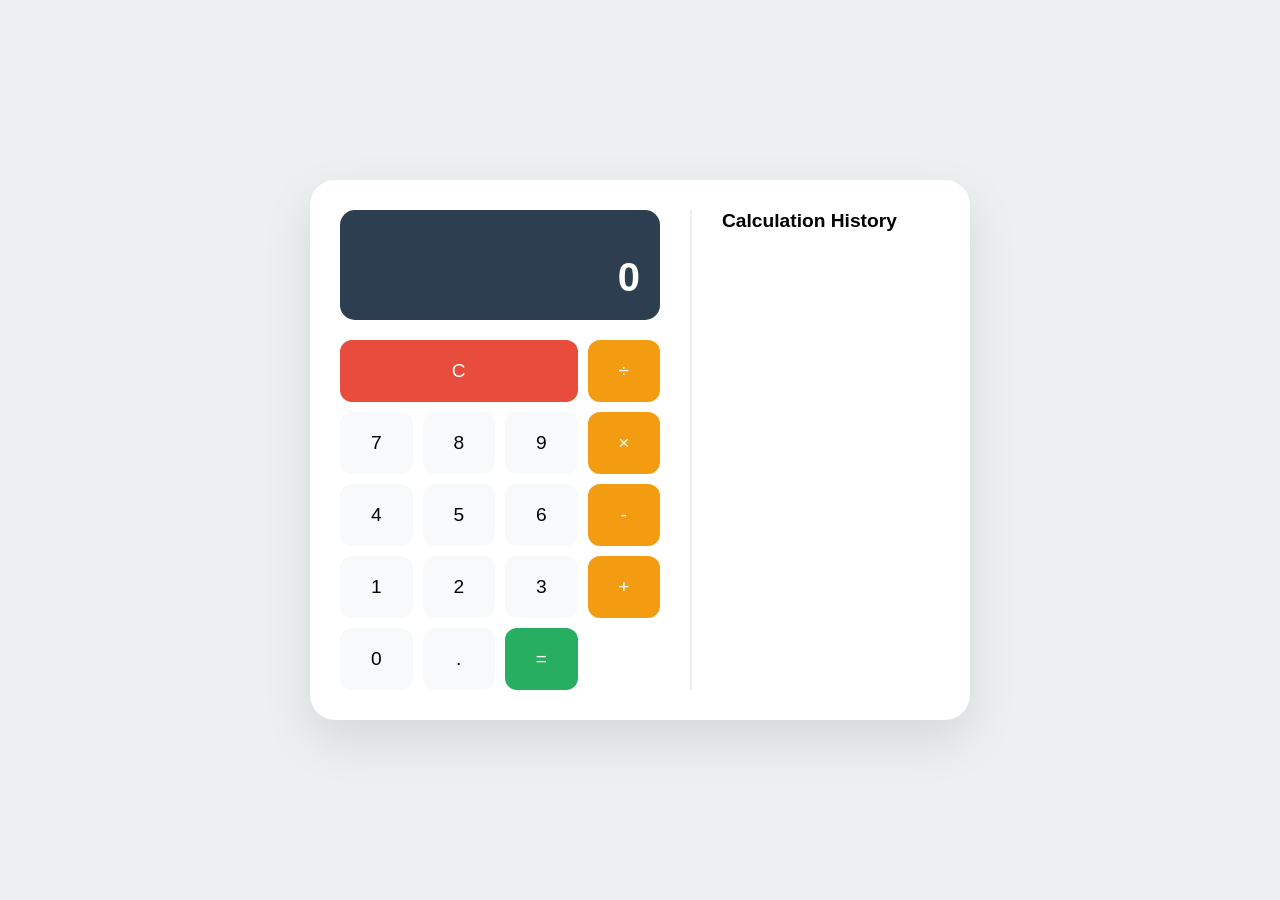
<file: d3/index.html>
<!doctype html>
<html lang="en">
  <head>
    <meta charset="UTF-8" />
    <meta name="viewport" content="width=device-width, initial-scale=1.0" />
    <title>Advanced JS Calculator</title>
    <link rel="stylesheet" href="style.css" />
  </head>
  <body>
    <div class="app-container">
      <main class="calculator">
        <div class="display-container">
          <div class="operation-screen" id="operation-screen"></div>
          <div class="main-screen" id="main-screen">0</div>
        </div>
        <section class="buttons">
          <button class="btn clear">C</button>
          <button class="btn operator">÷</button>
          <button class="btn">7</button><button class="btn">8</button
          ><button class="btn">9</button>
          <button class="btn operator">×</button>
          <button class="btn">4</button><button class="btn">5</button
          ><button class="btn">6</button>
          <button class="btn operator">-</button>
          <button class="btn">1</button><button class="btn">2</button
          ><button class="btn">3</button>
          <button class="btn operator">+</button>
          <button class="btn zero">0</button>
          <button class="btn">.</button>
          <button class="btn equals">=</button>
        </section>
      </main>

      <aside class="history-panel">
        <h2>Calculation History</h2>
        <ul id="history-list"></ul>
      </aside>
    </div>
    <script type="module" src="ui.js"></script>
  </body>
</html>
</file>
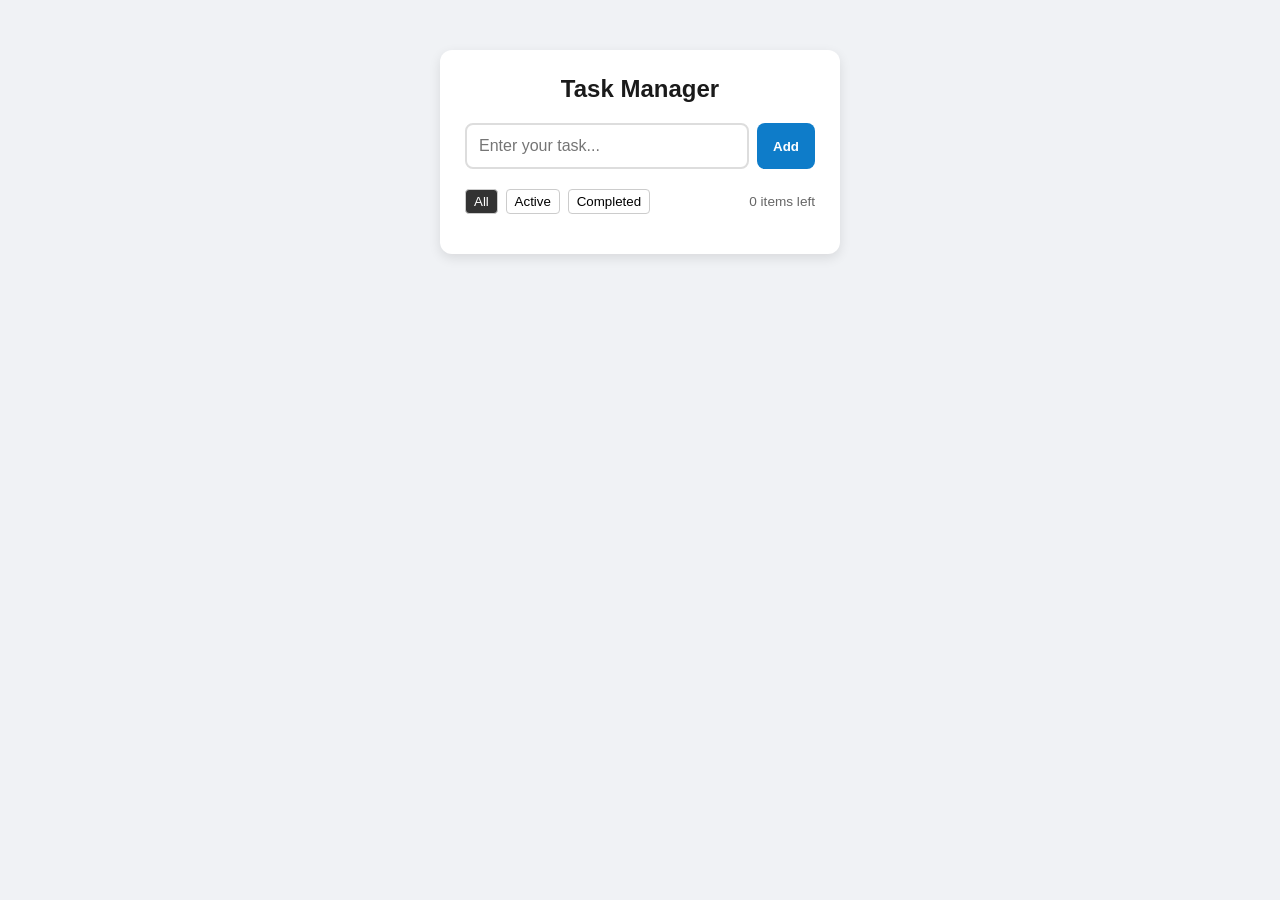
<file: d4/index.html>
<!doctype html>
<html lang="en">
  <head>
    <meta charset="UTF-8" />
    <meta name="viewport" content="width=device-width, initial-scale=1.0" />
    <title>Task List - DOM Mastery</title>
    <link rel="stylesheet" href="style.css" />
  </head>
  <body>
    <main class="todo-card">
      <header>
        <h1>Task Manager</h1>
      </header>

      <section class="input-container">
        <input
          type="text"
          id="task-input"
          placeholder="Enter your task..."
          autocomplete="off"
        />
        <button id="add-btn">Add</button>
      </section>

      <section class="filter-container">
        <div id="filter-group">
          <button class="filter-btn active" data-filter="all">All</button>
          <button class="filter-btn" data-filter="active">Active</button>
          <button class="filter-btn" data-filter="completed">Completed</button>
        </div>
        <span id="items-left">0 items left</span>
      </section>

      <ul id="task-list"></ul>
    </main>

    <script src="app.js"></script>
  </body>
</html>
</file>
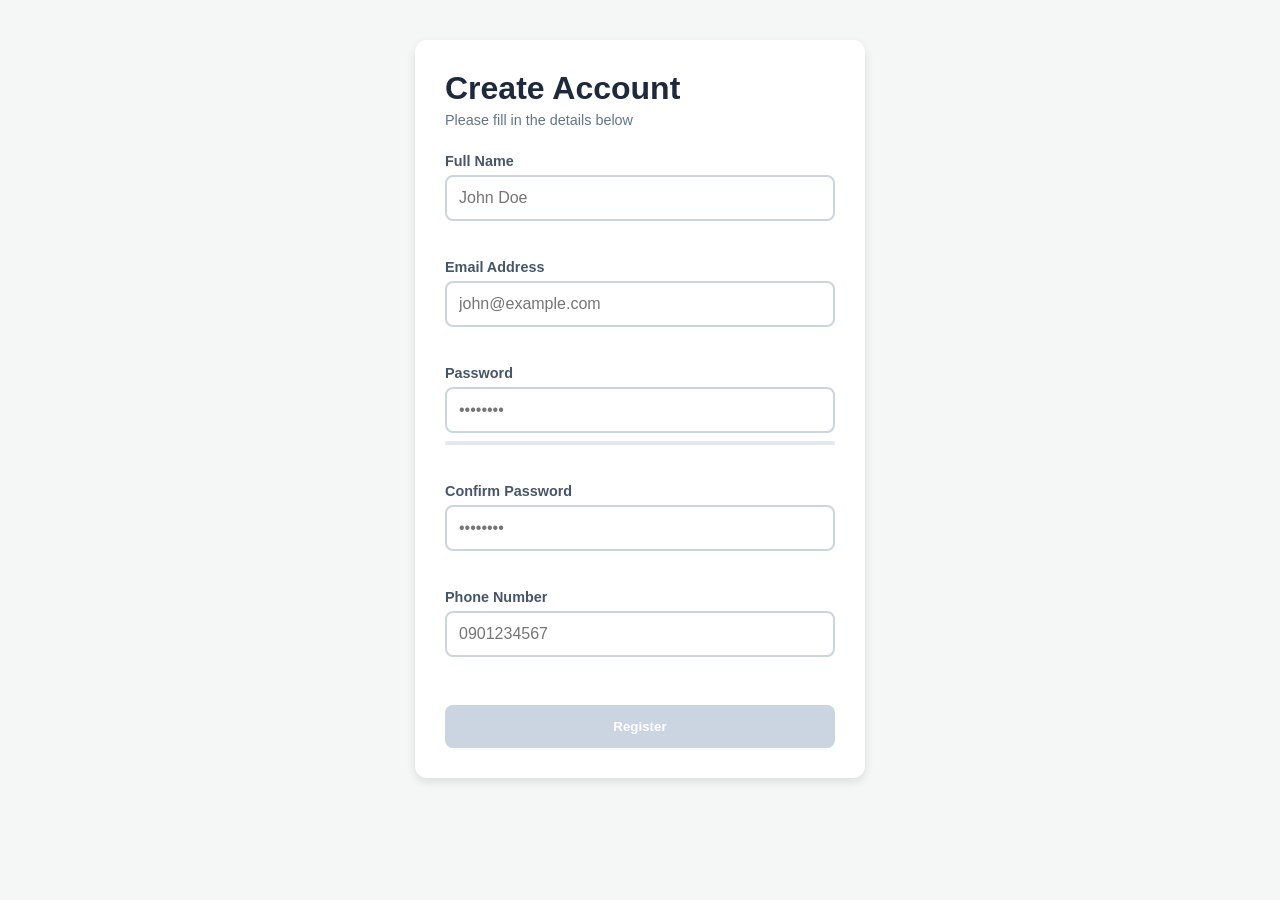
<file: d5/index.html>
<!DOCTYPE html>
<html lang="en">
<head>
    <meta charset="UTF-8">
    <meta name="viewport" content="width=device-width, initial-scale=1.0">
    <title>Secure Registration Form</title>
    <link rel="stylesheet" href="style.css">
</head>
<body>
    <main class="form-card">
        <header>
            <h1>Create Account</h1>
            <p>Please fill in the details below</p>
        </header>

        <form id="registration-form" novalidate>
            <div class="form-group">
                <label for="name">Full Name</label>
                <input type="text" id="name" name="name" placeholder="John Doe">
                <small class="error-msg"></small>
            </div>

            <div class="form-group">
                <label for="email">Email Address</label>
                <input type="email" id="email" name="email" placeholder="john@example.com">
                <small class="error-msg"></small>
            </div>

            <div class="form-group">
                <label for="password">Password</label>
                <input type="password" id="password" name="password" placeholder="••••••••">
                <div class="strength-meter"><div id="strength-bar"></div></div>
                <small class="error-msg"></small>
            </div>

            <div class="form-group">
                <label for="confirm">Confirm Password</label>
                <input type="password" id="confirm" name="confirm" placeholder="••••••••">
                <small class="error-msg"></small>
            </div>

            <div class="form-group">
                <label for="phone">Phone Number</label>
                <input type="tel" id="phone" name="phone" placeholder="0901234567">
                <small class="error-msg"></small>
            </div>

            <button type="submit" id="submit-btn" disabled>Register</button>
        </form>
    </main>
    <script src="app.js"></script>
</body>
</html>
</file>
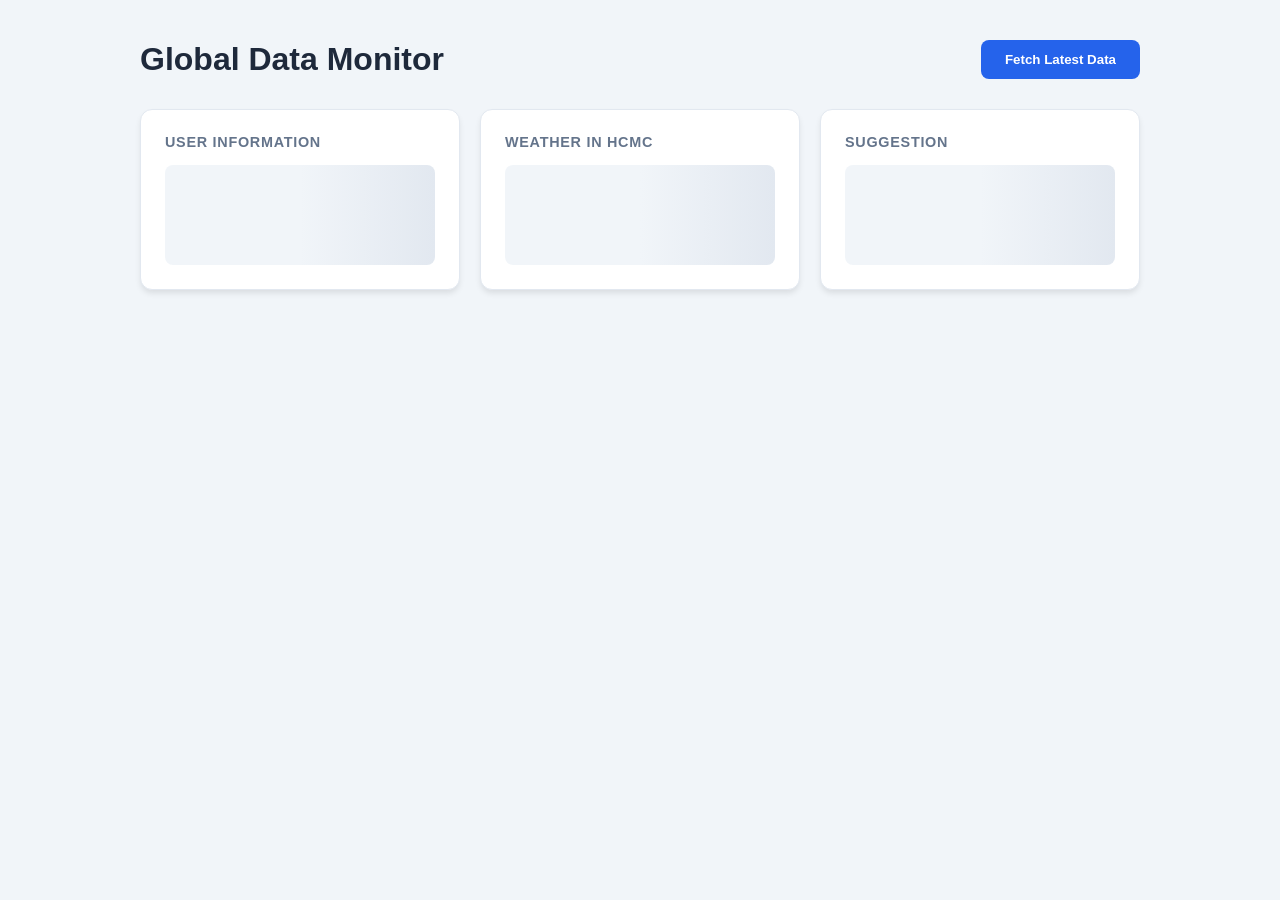
<file: d6/index.html>
<!DOCTYPE html>
<html lang="en">
<head>
    <meta charset="UTF-8">
    <meta name="viewport" content="width=device-width, initial-scale=1.0">
    <title>Resilient API Dashboard</title>
    <link rel="stylesheet" href="style.css">
</head>
<body>
    <main class="dashboard">
        <header>
            <h1>Global Data Monitor</h1>
            <button id="refresh-btn">Fetch Latest Data</button>
        </header>

        <section class="grid">
            <div class="card" id="user-card">
                <h3>User Information</h3>
                <div class="content"></div>
                <div class="skeleton"></div>
            </div>

            <div class="card" id="weather-card">
                <h3>Weather in HCMC</h3>
                <div class="content"></div>
                <div class="skeleton"></div>
            </div>

            <div class="card" id="activity-card">
                <h3>Suggestion</h3>
                <div class="content"></div>
                <div class="skeleton"></div>
            </div>
        </section>
    </main>
    <script src="app.js"></script>
</body>
</html>
</file>
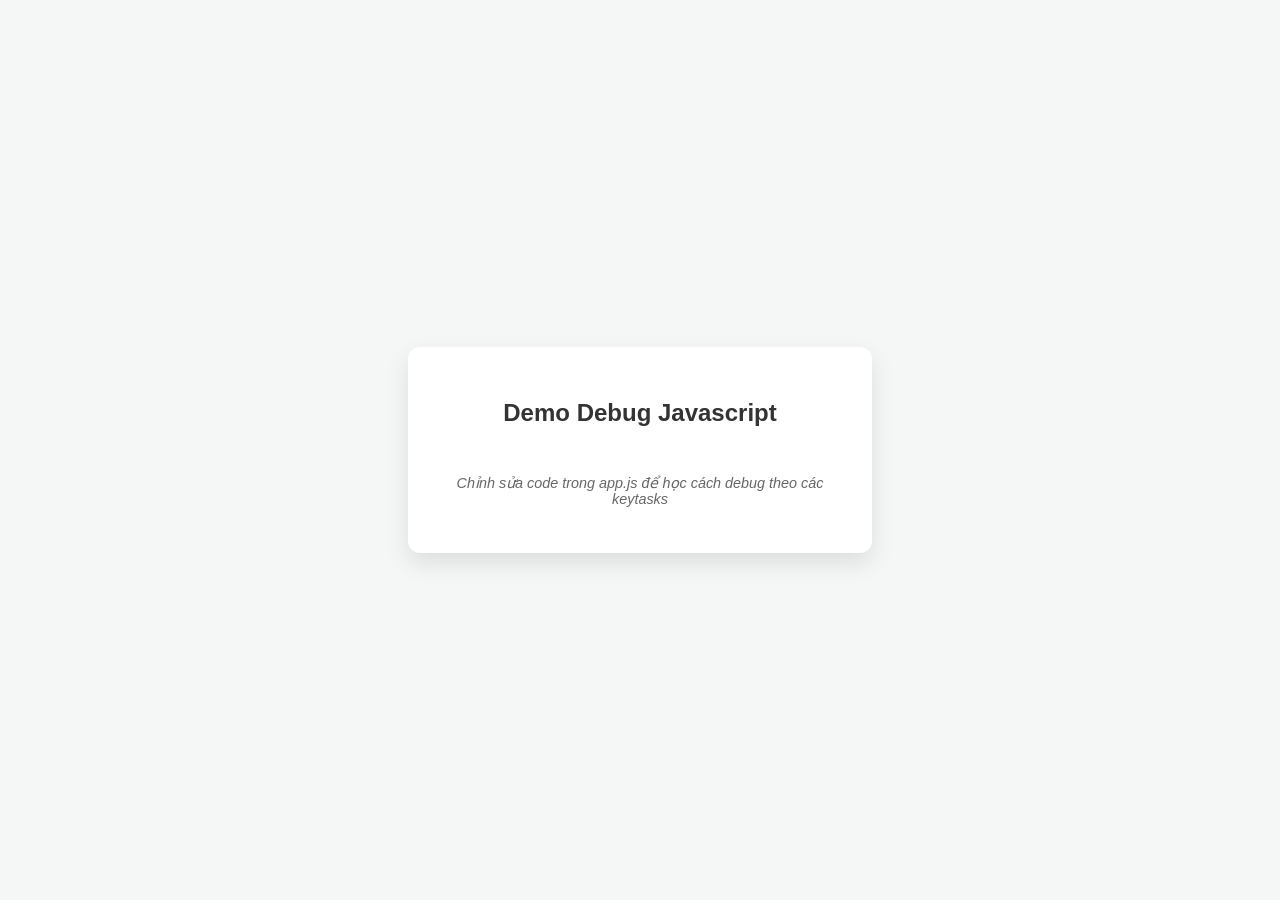
<file: d7/index.html>
<!DOCTYPE html>
<html lang="vi">
<head>
    <meta charset="UTF-8">
    <meta name="viewport" content="width=device-width, initial-scale=1.0">
    <title>Demo Closure & Block Scope</title>
    <style>
        body {
            font-family: 'Segoe UI', Tahoma, Geneva, Verdana, sans-serif;
            background-color: #f4f7f6;
            display: flex;
            justify-content: center;
            align-items: center;
            height: 100vh;
            margin: 0;
        }
        .card {
            background: white;
            padding: 2rem;
            border-radius: 12px;
            box-shadow: 0 10px 25px rgba(0,0,0,0.1);
            text-align: center;
            max-width: 400px;
        }
        h2 { color: #333; margin-bottom: 1.5rem; }
        #container {
            display: flex;
            gap: 10px;
            justify-content: center;
            flex-wrap: wrap;
        }
        button {
            padding: 10px 20px;
            font-size: 14px;
            cursor: pointer;
            background-color: #007bff;
            color: white;
            border: none;
            border-radius: 5px;
            transition: background 0.3s;
        }
        button:hover {
            background-color: #0056b3;
        }
        .instruction {
            margin-top: 1.5rem;
            font-size: 0.9rem;
            color: #666;
            font-style: italic;
        }
    </style>
</head>
<body>

    <div class="card">
        <h2>Demo Debug Javascript</h2>
        <div id="container"></div>
        <p class="instruction">Chỉnh sửa code trong app.js để học cách debug theo các keytasks</p>
    </div>

    <script src="app.js"></script>
</body>
</html>
</file>
<file: d3/style.css>
:root {
    --primary: #2c3e50;
    --accent: #f39c12;
    --bg: #ecf0f1;
}

* { box-sizing: border-box; margin: 0; padding: 0; }

body {
    background-color: var(--bg);
    font-family: 'Segoe UI', sans-serif;
    display: flex;
    justify-content: center;
    align-items: center;
    min-height: 100vh;
}

.app-container {
    display: flex;
    gap: 30px;
    background: white;
    padding: 30px;
    border-radius: 25px;
    box-shadow: 0 20px 50px rgba(0,0,0,0.1);
}

.calculator {
    width: 320px;
}

.display-container {
    background: #2c3e50;
    color: white;
    padding: 20px;
    border-radius: 15px;
    text-align: right;
    margin-bottom: 20px;
}

.operation-screen {
    font-size: 1rem;
    color: #bdc3c7;
    min-height: 1.2rem;
    margin-bottom: 5px;
}

.main-screen {
    font-size: 2.5rem;
    font-weight: bold;
}

.buttons {
    display: grid;
    grid-template-columns: repeat(4, 1fr);
    gap: 10px;
}

.btn {
    padding: 20px;
    font-size: 1.2rem;
    border: none;
    border-radius: 12px;
    cursor: pointer;
    background: #f8f9fa;
    transition: 0.2s;
}

.btn:hover { background: #e9ecef; }
.operator { background: #f39c12; color: white; }
.equals { background: #27ae60; color: white; }
.clear { background: #e74c3c; color: white; grid-column: span 3; }

.history-panel {
    width: 250px;
    border-left: 2px solid #eee;
    padding-left: 30px;
    display: flex;
    flex-direction: column;
}

.history-panel h2 { font-size: 1.2rem; margin-bottom: 15px; }

#history-list {
    list-style: none;
    flex-grow: 1;
    overflow-y: auto;
    max-height: 400px;
}

#history-list li {
    padding: 10px 0;
    border-bottom: 1px solid #f0f0f0;
    font-size: 0.9rem;
    color: #7f8c8d;
}

#clear-history {
    margin-top: 15px;
    padding: 8px;
    border: 1px solid #ddd;
    background: none;
    cursor: pointer;
    border-radius: 5px;
}
</file>
<file: d4/style.css>
* {
    box-sizing: border-box;
    margin: 0;
    padding: 0;
}

body {
    font-family: 'Segoe UI', Tahoma, Geneva, Verdana, sans-serif;
    background-color: #f0f2f5;
    display: flex;
    justify-content: center;
    padding-top: 50px;
}

.todo-card {
    width: 100%;
    max-width: 400px;
    background: #ffffff;
    padding: 25px;
    border-radius: 12px; 
    box-shadow: 0 4px 12px rgba(0, 0, 0, 0.1);
}

h1 {
    font-size: 1.5rem;
    color: #1a1a1a;
    margin-bottom: 20px;
    text-align: center;
}

/* Input Group */
.input-container {
    display: flex;
    gap: 8px;
    margin-bottom: 20px;
}

#task-input {
    flex: 1;
    padding: 12px;
    border: 2px solid #ddd;
    border-radius: 8px; 
    font-size: 1rem;
    outline: none;
    display: block; 
}

#task-input:focus {
    border-color: #0e7cc9;
}

#add-btn {
    padding: 0 16px;
    background-color: #0e7cc9;
    color: white;
    border: none;
    border-radius: 8px;
    cursor: pointer;
    font-weight: bold;
}

#add-btn:hover { background-color: #0b619d; }

.filter-container {
    display: flex;
    justify-content: space-between;
    align-items: center;
    margin-bottom: 15px;
    font-size: 0.85rem;
}

.filter-btn {
    padding: 4px 8px;
    border: 1px solid #ccc;
    background: white;
    border-radius: 4px;
    cursor: pointer;
    margin-right: 4px;
}

.filter-btn.active {
    background: #333;
    color: white;
}

#items-left { color: #666; }

#task-list {
    list-style: none;
    margin-top: 10px;
}

.task-item {
    display: flex;
    align-items: center;
    padding: 10px 0;
    border-bottom: 1px solid #eee;
}

.task-text {
    flex: 1;
    cursor: pointer;
}

.completed .task-text {
    text-decoration: line-through;
    color: #999;
}

.delete-btn {
    color: #ff4d4d;
    background: none;
    border: 1px solid #ff4d4d;
    padding: 2px 8px;
    border-radius: 4px;
    cursor: pointer;
    font-size: 0.75rem;
}

.delete-btn:hover {
    background: #ff4d4d;
    color: white;
}
</file>
<file: d5/style.css>
* { box-sizing: border-box; margin: 0; padding: 0; }

body {
    font-family: 'Segoe UI', sans-serif;
    background-color: #f4f7f6;
    display: flex;
    justify-content: center;
    padding: 40px 20px;
}

.form-card {
    width: 100%;
    max-width: 450px;
    background: #fff;
    padding: 30px;
    border-radius: 12px;
    box-shadow: 0 4px 10px rgba(0,0,0,0.1);
}

h1 { margin-bottom: 5px; color: #1e293b; }
p { color: #64748b; margin-bottom: 25px; font-size: 0.9rem; }

.form-group { margin-bottom: 18px; position: relative; }

label { display: block; margin-bottom: 6px; font-weight: 600; color: #475569; font-size: 0.9rem; }

input {
    width: 100%;
    padding: 12px;
    border: 2px solid #cbd5e1;
    border-radius: 8px;
    font-size: 1rem;
    transition: border-color 0.2s;
}

input:focus { outline: none; border-color: #3b82f6; }

.strength-meter {
    height: 4px;
    background: #e2e8f0;
    margin-top: 8px;
    border-radius: 2px;
    overflow: hidden;
}

#strength-bar {
    height: 100%;
    width: 0;
    transition: width 0.3s, background 0.3s;
}

.error-msg { color: #ef4444; font-size: 0.75rem; margin-top: 4px; display: block; min-height: 1rem; }
input.invalid { border-color: #ef4444; background-color: #fef2f2; }
input.valid { border-color: #22c55e; }

button {
    width: 100%;
    padding: 14px;
    background: #2563eb;
    color: white;
    border: none;
    border-radius: 8px;
    font-weight: bold;
    cursor: pointer;
    margin-top: 10px;
}

button:disabled { background: #cbd5e1; cursor: not-allowed; }
</file>
<file: d6/style.css>
* { box-sizing: border-box; margin: 0; padding: 0; }
body { font-family: 'Segoe UI', sans-serif; background: #f1f5f9; padding: 40px; color: #1e293b; }

.dashboard { max-width: 1000px; margin: 0 auto; }
header { display: flex; justify-content: space-between; align-items: center; margin-bottom: 30px; }

.grid { display: grid; grid-template-columns: repeat(auto-fit, minmax(300px, 1fr)); gap: 20px; }

.card {
    background: white;
    padding: 24px;
    border-radius: 12px;
    border: 1px solid #e2e8f0;
    min-height: 180px;
    box-shadow: 0 4px 6px -1px rgba(0, 0, 0, 0.1);
}

.card h3 { font-size: 0.9rem; text-transform: uppercase; color: #64748b; margin-bottom: 15px; letter-spacing: 0.05em; }

.skeleton {
    display: none;
    height: 100px;
    background: linear-gradient(90deg, #f1f5f9 25%, #e2e8f0 50%, #f1f5f9 75%);
    background-size: 200% 100%;
    animation: shimmer 1.5s infinite;
    border-radius: 8px;
}

@keyframes shimmer { 0% { background-position: 200% 0; } 100% { background-position: -200% 0; } }

.loading .skeleton { display: block; }
.loading .content { display: none; }

.error-msg { color: #ef4444; font-size: 0.85rem; font-weight: 500; }
#refresh-btn { padding: 12px 24px; background: #2563eb; color: white; border: none; border-radius: 8px; cursor: pointer; font-weight: 600; }
#refresh-btn:hover { background: #1d4ed8; }
</file>
